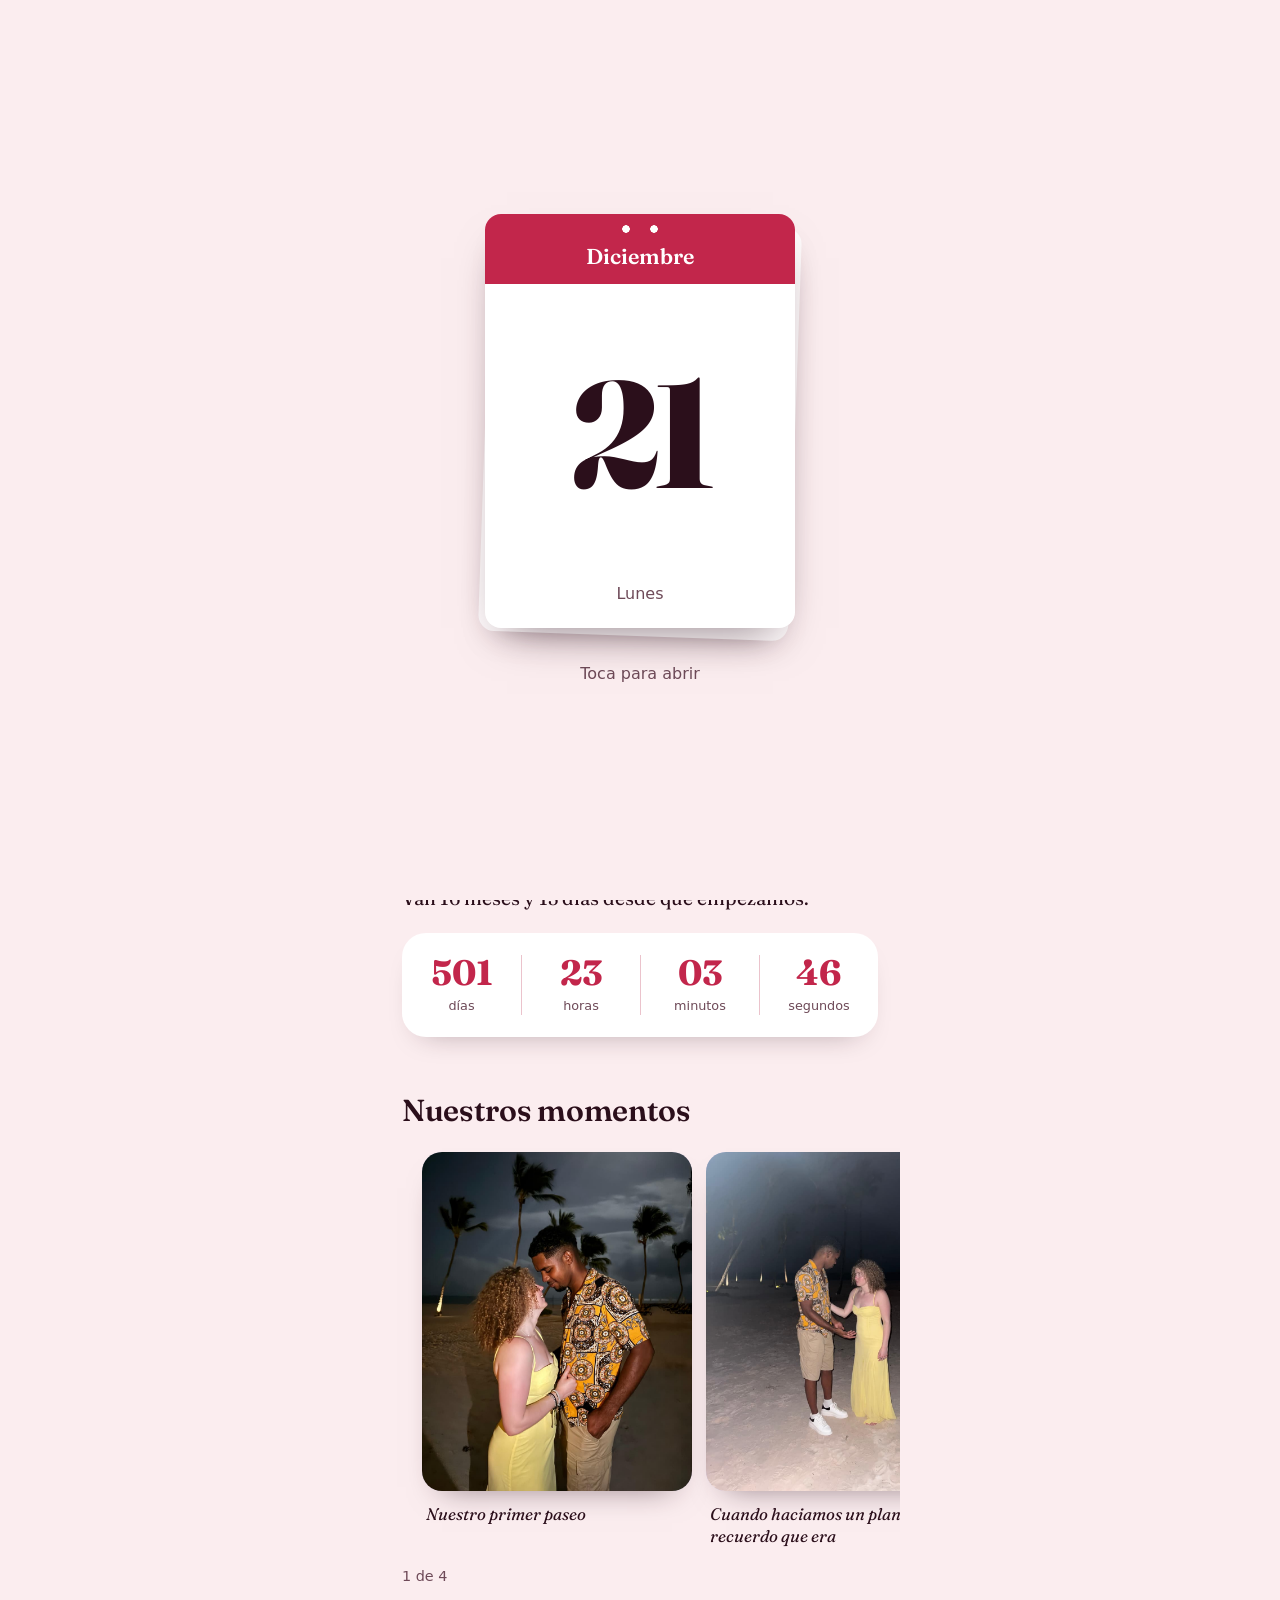
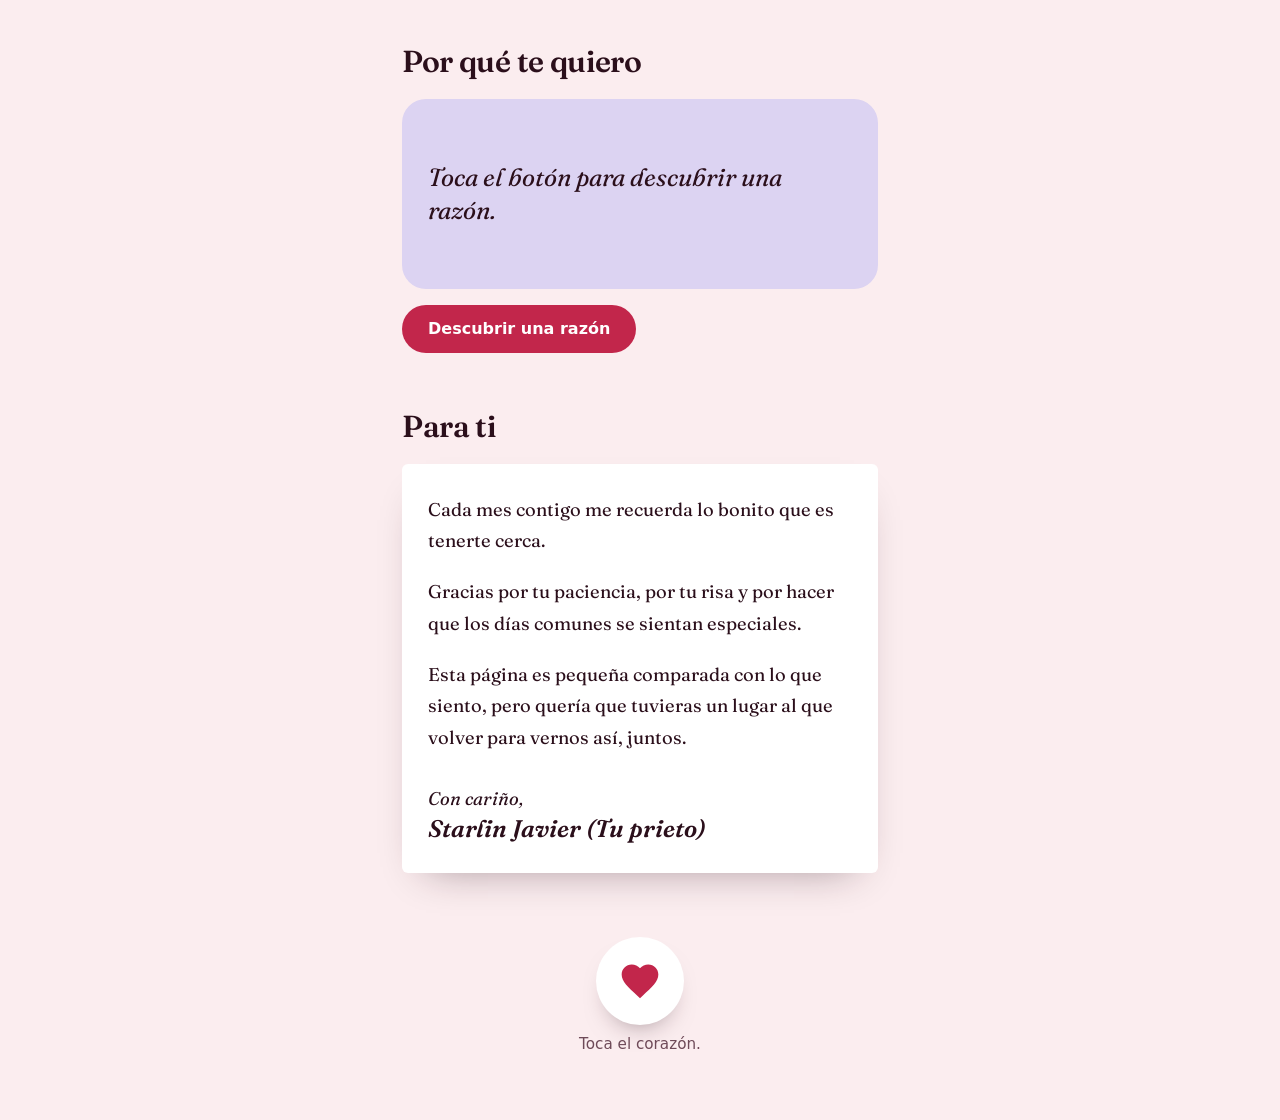
<file: index.html>
<!doctype html>
<html lang="es">
<head>
  <meta charset="utf-8">
  <meta name="viewport" content="width=device-width, initial-scale=1, viewport-fit=cover">
  <meta name="theme-color" content="#FBEDEF">
  <meta name="robots" content="noindex, nofollow">
  <meta name="apple-mobile-web-app-capable" content="yes">
  <meta name="mobile-web-app-capable" content="yes">
  <meta name="apple-mobile-web-app-title" content="Cumplemes">
  <meta name="format-detection" content="telephone=no">
  <title>Feliz cumplemes</title>

  <link rel="preconnect" href="https://fonts.googleapis.com">
  <link rel="preconnect" href="https://fonts.gstatic.com" crossorigin>
  <link rel="stylesheet" href="https://fonts.googleapis.com/css2?family=Fraunces:ital,opsz,wght@0,9..144,300..800;1,9..144,300..800&display=swap">
  <link rel="stylesheet" href="css/style.css">
</head>
<body class="cerrado">

  <!-- Pantalla inicial: una hoja de calendario que se arranca al tocarla -->
  <button class="intro" id="intro" type="button" aria-label="Abrir la página">
    <span class="calendario">
      <span class="pila"></span>
      <span class="hoja">
        <span class="hoja__mes" id="introMes"></span>
        <span class="hoja__dia" id="introDia"></span>
        <span class="hoja__semana" id="introSemana"></span>
      </span>
    </span>
    <span class="intro__pista">Toca para abrir</span>
  </button>

  <!-- Botón de música (solo aparece si configuras una canción) -->
  <button class="musica" id="musica" type="button" hidden aria-label="Música" aria-pressed="false">
    <svg viewBox="0 0 24 24" width="22" height="22" aria-hidden="true">
      <path d="M4 9v6h4l5 4V5L8 9H4z" fill="currentColor"/>
      <path class="ondas" d="M16 8.5a5 5 0 010 7M18.5 6a8.5 8.5 0 010 12" fill="none" stroke="currentColor" stroke-width="2" stroke-linecap="round"/>
      <path class="raya" d="M4 4l16 16" fill="none" stroke="currentColor" stroke-width="2.4" stroke-linecap="round"/>
    </svg>
  </button>

  <main id="contenido">

    <header class="portada" id="portada">
      <h1 id="titulo" tabindex="-1"></h1>
      <p class="saludo" id="saludo"></p>
      <p class="desde" id="desde"></p>
    </header>

    <section class="tiempo" aria-labelledby="h-tiempo">
      <h2 id="h-tiempo">Todo este tiempo</h2>
      <p class="resumen" id="resumen"></p>
      <div class="reloj" aria-hidden="true">
        <div><b id="cDias">0</b><span>días</span></div>
        <div><b id="cHoras">00</b><span>horas</span></div>
        <div><b id="cMin">00</b><span>minutos</span></div>
        <div><b id="cSeg">00</b><span>segundos</span></div>
      </div>
    </section>

    <section class="galeria" id="galeria" aria-labelledby="h-galeria">
      <h2 id="h-galeria">Nuestros momentos</h2>
      <div class="carrusel" id="carrusel"></div>
      <p class="contador-fotos" id="contadorFotos" aria-live="polite"></p>
    </section>

    <section class="razones" id="razones" aria-labelledby="h-razones">
      <h2 id="h-razones">Por qué te quiero</h2>
      <div class="razon" aria-live="polite">
        <p id="razonTexto">Toca el botón para descubrir una razón.</p>
      </div>
      <div class="razon__pie">
        <button class="boton" id="otraRazon" type="button">Descubrir una razón</button>
        <span class="razon__num" id="razonNum"></span>
      </div>
    </section>

    <section class="carta" id="cartaSeccion" aria-labelledby="h-carta">
      <h2 id="h-carta">Para ti</h2>
      <article class="papel" id="carta"></article>
    </section>

    <footer class="cierre">
      <button class="corazon" id="corazon" type="button" aria-label="Enviar corazones">
        <svg viewBox="0 0 24 24" width="44" height="44" aria-hidden="true">
          <path fill="currentColor" d="M12 21.35l-1.45-1.32C5.4 15.36 2 12.28 2 8.5 2 5.42 4.42 3 7.5 3c1.74 0 3.41.81 4.5 2.09C13.09 3.81 14.76 3 16.5 3 19.58 3 22 5.42 22 8.5c0 3.78-3.4 6.86-8.55 11.54L12 21.35z"/>
        </svg>
      </button>
      <p>Toca el corazón.</p>
    </footer>

  </main>

  <!-- Visor de fotos a pantalla completa -->
  <div class="visor" id="visor" role="dialog" aria-modal="true" aria-label="Foto ampliada" hidden>
    <button class="visor__cerrar" id="visorCerrar" type="button" aria-label="Cerrar">
      <svg viewBox="0 0 24 24" width="22" height="22" aria-hidden="true">
        <path d="M5 5l14 14M19 5L5 19" fill="none" stroke="currentColor" stroke-width="2.4" stroke-linecap="round"/>
      </svg>
    </button>
    <img id="visorImg" alt="">
    <p class="visor__pie" id="visorPie"></p>
    <p class="visor__num" id="visorNum"></p>
  </div>

  <!-- Capa donde flotan los corazones -->
  <div class="lluvia" id="lluvia" aria-hidden="true"></div>

  <script src="js/config.js"></script>
  <script src="js/main.js"></script>
</body>
</html>
</file>
<file: css/style.css>
/* ==========================================================
   Cumplemes: estilos
   Pensado primero para iPhone (Safari): áreas seguras, dvh/svh,
   objetivos táctiles de 44px o más y sin depender de "hover".
   ========================================================== */

:root {
  --fondo: #FBEDEF;
  --papel: #FFFFFF;
  --tinta: #2B0F1B;
  --tinta-suave: #6E4A58;
  --frambuesa: #C2264B;
  --lavanda: #DCD3F2;
  --hilo: #EBC3CC;

  --serif: "Fraunces", "Iowan Old Style", Georgia, serif;
  --sans: -apple-system, BlinkMacSystemFont, "SF Pro Text", system-ui, "Segoe UI", sans-serif;

  --lado: max(22px, env(safe-area-inset-left, 0px), env(safe-area-inset-right, 0px));
}

*, *::before, *::after { box-sizing: border-box; }

html {
  -webkit-text-size-adjust: 100%;
  text-size-adjust: 100%;
  scroll-behavior: smooth;
}

html.con-visor { overflow: hidden; }

body {
  margin: 0;
  background: var(--fondo);
  color: var(--tinta);
  font-family: var(--sans);
  font-size: 1rem;
  line-height: 1.5;
  -webkit-font-smoothing: antialiased;
  -webkit-tap-highlight-color: transparent;
  overflow-x: hidden;
}

body.cerrado { overflow: hidden; }

img { max-width: 100%; }

button { font: inherit; color: inherit; -webkit-appearance: none; appearance: none; }

:focus-visible {
  outline: 3px solid var(--tinta);
  outline-offset: 3px;
}

main {
  max-width: 520px;
  margin: 0 auto;
  padding-bottom: calc(40px + env(safe-area-inset-bottom, 0px));
}

section { padding: 56px var(--lado) 0; }

h2 {
  margin: 0 0 20px;
  font-family: var(--serif);
  font-weight: 600;
  font-size: 1.9rem;
  line-height: 1.15;
  letter-spacing: -0.01em;
  text-wrap: balance;
}

/* ---------- Pantalla inicial (hoja de calendario) ---------- */

.intro {
  position: fixed;
  top: 0; right: 0; bottom: 0; left: 0;
  z-index: 50;
  display: flex;
  flex-direction: column;
  align-items: center;
  justify-content: center;
  gap: 34px;
  margin: 0;
  padding: 0;
  border: 0;
  background: var(--fondo);
  cursor: pointer;
  overscroll-behavior: none;
  transition: opacity .5s ease .55s;
}

.intro.abriendo { opacity: 0; pointer-events: none; }

.calendario {
  position: relative;
  display: block;
  width: min(74vw, 310px);
  aspect-ratio: 3 / 4;
  perspective: 1100px;
}

.pila {
  position: absolute;
  top: 0; left: 0;
  width: 100%; height: 100%;
  background: var(--papel);
  border-radius: 16px;
  opacity: .75;
  transform: translateY(9px) rotate(2deg);
  box-shadow: 0 14px 30px -18px rgba(43, 15, 27, .5);
}

.hoja {
  position: absolute;
  top: 0; left: 0;
  width: 100%; height: 100%;
  display: flex;
  flex-direction: column;
  align-items: center;
  background: var(--papel);
  border-radius: 16px;
  box-shadow: 0 22px 44px -22px rgba(43, 15, 27, .55);
  transform-origin: 50% 0;
  backface-visibility: hidden;
  -webkit-backface-visibility: hidden;
}

.hoja__mes {
  position: relative;
  align-self: stretch;
  padding: 30px 0 14px;
  border-radius: 16px 16px 0 0;
  background: var(--frambuesa);
  color: #fff;
  text-align: center;
  font: 600 1.35rem/1.2 var(--serif);
}

.hoja__mes::before {
  content: "";
  position: absolute;
  top: 11px; left: 50%;
  width: 56px; height: 8px;
  transform: translateX(-50%);
  background: radial-gradient(circle, #fff 3.5px, transparent 4px) 0 0 / 28px 8px repeat-x;
}

.hoja__dia {
  flex: 1;
  display: grid;
  place-items: center;
  font: 800 clamp(6rem, 38vw, 9.5rem) / 1 var(--serif);
  letter-spacing: -0.04em;
}

.hoja__semana {
  padding-bottom: 22px;
  font-size: 1rem;
  color: var(--tinta-suave);
}

.intro__pista {
  font-size: 1rem;
  color: var(--tinta-suave);
  animation: pista 2.6s ease-in-out infinite;
}

@keyframes pista { 50% { opacity: .35; } }

.intro.abriendo .hoja {
  animation: arrancar .85s cubic-bezier(.55, .05, .75, .4) forwards;
}

@keyframes arrancar {
  from { transform: rotateX(0deg); }
  to   { transform: rotateX(-105deg) translateY(-12%); }
}

/* ---------- Portada ---------- */

.portada {
  min-height: 86vh;
  min-height: 86svh;
  display: flex;
  flex-direction: column;
  justify-content: center;
  padding: calc(48px + env(safe-area-inset-top, 0px)) var(--lado) 32px;
}

.arco {
  display: block;
  width: min(62%, 240px);
  aspect-ratio: 3 / 4;
  margin: 0 0 30px;
  object-fit: cover;
  border-radius: 999px 999px 20px 20px;
  background: var(--lavanda);
}

.portada h1 {
  margin: 0 0 18px;
  font-family: var(--serif);
  font-weight: 700;
  font-size: clamp(3rem, 14.5vw, 4.6rem);
  line-height: .98;
  letter-spacing: -0.025em;
  text-wrap: balance;
}

.portada h1:focus { outline: none; }

.saludo {
  margin: 0 0 6px;
  font-family: var(--serif);
  font-style: italic;
  font-weight: 300;
  font-size: 1.55rem;
  line-height: 1.25;
}

.desde {
  margin: 0;
  font-size: .95rem;
  color: var(--tinta-suave);
}

/* ---------- Contador ---------- */

.resumen {
  margin: 0 0 20px;
  font-family: var(--serif);
  font-size: 1.2rem;
  line-height: 1.45;
}

.reloj {
  display: grid;
  grid-template-columns: repeat(4, 1fr);
  padding: 22px 0;
  background: var(--papel);
  border-radius: 24px;
  box-shadow: 0 14px 30px -20px rgba(43, 15, 27, .4);
}

.reloj > div {
  display: flex;
  flex-direction: column;
  align-items: center;
  gap: 6px;
}

.reloj > div + div { border-left: 1px solid var(--hilo); }

.reloj b {
  font: 700 clamp(1.6rem, 8vw, 2.2rem) / 1 var(--serif);
  font-variant-numeric: tabular-nums;
  color: var(--frambuesa);
}

.reloj span {
  font-size: .8rem;
  color: var(--tinta-suave);
}

/* ---------- Galería ---------- */

.galeria { padding-left: 0; padding-right: 0; }

.galeria h2,
.galeria .contador-fotos { padding: 0 var(--lado); }

.carrusel {
  position: relative;
  display: flex;
  gap: 14px;
  padding: 4px 11% 18px;
  overflow-x: auto;
  scroll-snap-type: x mandatory;
  scroll-padding: 0 11%;
  scrollbar-width: none;
  overscroll-behavior-x: contain;
  -webkit-overflow-scrolling: touch;
}

.carrusel::-webkit-scrollbar { display: none; }

.foto {
  flex: 0 0 78%;
  margin: 0;
  scroll-snap-align: center;
}

.foto__marco {
  display: block;
  width: 100%;
  aspect-ratio: 4 / 5;
  padding: 0;
  border: 0;
  border-radius: 20px;
  overflow: hidden;
  background: var(--lavanda);
  box-shadow: 0 16px 30px -20px rgba(43, 15, 27, .55);
  cursor: pointer;
}

.foto__marco:disabled { cursor: default; color: var(--tinta); }

.foto__marco img {
  display: block;
  width: 100%;
  height: 100%;
  object-fit: cover;
}

.sin-foto {
  display: flex;
  flex-direction: column;
  align-items: center;
  justify-content: center;
  gap: 6px;
  width: 100%;
  height: 100%;
  padding: 20px;
  text-align: center;
  font-size: .9rem;
  overflow-wrap: anywhere;
}

.sin-foto strong { font: 600 1.15rem/1.2 var(--serif); }

.foto figcaption {
  margin-top: 12px;
  padding: 0 4px;
  font-family: var(--serif);
  font-style: italic;
  font-size: 1.05rem;
  line-height: 1.35;
}

.contador-fotos {
  margin: 0;
  font-size: .9rem;
  color: var(--tinta-suave);
}

/* ---------- Razones ---------- */

.razon {
  display: flex;
  align-items: center;
  min-height: 190px;
  padding: 28px 26px;
  background: var(--lavanda);
  border-radius: 24px;
}

.razon p {
  margin: 0;
  font-family: var(--serif);
  font-style: italic;
  font-weight: 400;
  font-size: 1.55rem;
  line-height: 1.3;
}

.razon p.nueva { animation: aparece .35s ease; }

@keyframes aparece {
  from { opacity: 0; transform: translateY(6px); }
  to   { opacity: 1; transform: none; }
}

.razon__pie {
  display: flex;
  align-items: center;
  gap: 16px;
  margin-top: 16px;
}

.razon__num { font-size: .9rem; color: var(--tinta-suave); }

.boton {
  min-height: 48px;
  padding: 0 26px;
  border: 0;
  border-radius: 999px;
  background: var(--frambuesa);
  color: #fff;
  font-weight: 600;
  cursor: pointer;
  transition: transform .12s ease;
}

.boton:active { transform: scale(.96); }

/* ---------- Carta ---------- */

.papel {
  padding: 30px 26px 28px;
  background: var(--papel);
  border-radius: 6px;
  box-shadow: 0 18px 40px -24px rgba(43, 15, 27, .45);
  font-family: var(--serif);
  font-size: 1.15rem;
  line-height: 1.7;
}

.papel p { margin: 0 0 1.1em; }

.papel .firma {
  margin: 1.8em 0 0;
  font-style: italic;
  line-height: 1.4;
}

.papel .firma strong {
  display: block;
  font-size: 1.5rem;
  font-weight: 600;
}

/* ---------- Cierre ---------- */

.cierre {
  display: flex;
  flex-direction: column;
  align-items: center;
  gap: 8px;
  padding: 64px var(--lado) 24px;
}

.cierre p { margin: 0; font-size: .95rem; color: var(--tinta-suave); }

.corazon {
  display: grid;
  place-items: center;
  width: 88px;
  height: 88px;
  border: 0;
  border-radius: 50%;
  background: var(--papel);
  color: var(--frambuesa);
  box-shadow: 0 14px 26px -16px rgba(43, 15, 27, .5);
  cursor: pointer;
}

.corazon.latido { animation: latido .35s ease; }

@keyframes latido {
  40% { transform: scale(1.14); }
}

.lluvia {
  position: fixed;
  top: 0; right: 0; bottom: 0; left: 0;
  z-index: 40;
  overflow: hidden;
  pointer-events: none;
}

.vuela {
  position: absolute;
  color: var(--frambuesa);
  opacity: 0;
  animation: vuela 1.7s ease-out forwards;
}

.vuela svg { display: block; width: 28px; height: 28px; }

@keyframes vuela {
  0%   { opacity: 1; transform: translate(-50%, -50%) scale(var(--s)); }
  100% { opacity: 0; transform: translate(calc(-50% + var(--dx)), -62vh) scale(var(--s)); }
}

/* ---------- Música ---------- */

.musica {
  position: fixed;
  top: calc(12px + env(safe-area-inset-top, 0px));
  right: calc(12px + env(safe-area-inset-right, 0px));
  z-index: 20;
  display: grid;
  place-items: center;
  width: 44px;
  height: 44px;
  border: 0;
  border-radius: 50%;
  background: var(--papel);
  color: var(--frambuesa);
  box-shadow: 0 8px 18px -10px rgba(43, 15, 27, .5);
  cursor: pointer;
}

.musica[hidden] { display: none; }

.musica .raya { display: none; }
.musica[aria-pressed="false"] .ondas { display: none; }
.musica[aria-pressed="false"] .raya { display: block; }

/* ---------- Visor de fotos ---------- */

.visor {
  position: fixed;
  top: 0; right: 0; bottom: 0; left: 0;
  z-index: 60;
  display: flex;
  flex-direction: column;
  align-items: center;
  justify-content: center;
  gap: 14px;
  padding: calc(64px + env(safe-area-inset-top, 0px)) 16px calc(28px + env(safe-area-inset-bottom, 0px));
  background: var(--tinta);
  color: #fff;
  overscroll-behavior: contain;
}

.visor[hidden] { display: none; }

.visor img {
  max-width: 100%;
  max-height: 70vh;
  max-height: 70svh;
  object-fit: contain;
  border-radius: 12px;
}

.visor__pie {
  margin: 0;
  max-width: 34ch;
  text-align: center;
  font-family: var(--serif);
  font-style: italic;
  font-size: 1.1rem;
}

.visor__num { margin: 0; font-size: .9rem; opacity: .75; }

.visor__cerrar {
  position: absolute;
  top: calc(12px + env(safe-area-inset-top, 0px));
  right: calc(12px + env(safe-area-inset-right, 0px));
  display: grid;
  place-items: center;
  width: 44px;
  height: 44px;
  border: 0;
  border-radius: 50%;
  background: rgba(255, 255, 255, .16);
  color: #fff;
  cursor: pointer;
}

.visor :focus-visible { outline-color: #fff; }

/* ---------- Pantallas más grandes (por si la abre en computadora) ---------- */

@media (min-width: 700px) {
  .carrusel { padding-left: 8%; padding-right: 8%; scroll-padding: 0 8%; }
  .foto { flex-basis: 62%; }
}

/* ---------- Movimiento reducido ---------- */

@media (prefers-reduced-motion: reduce) {
  html { scroll-behavior: auto; }
  .intro { transition-delay: 0s; transition-duration: .25s; }
  .intro.abriendo .hoja,
  .intro__pista,
  .razon p.nueva,
  .corazon.latido { animation: none; }
  .vuela { display: none; }
}
</file>
